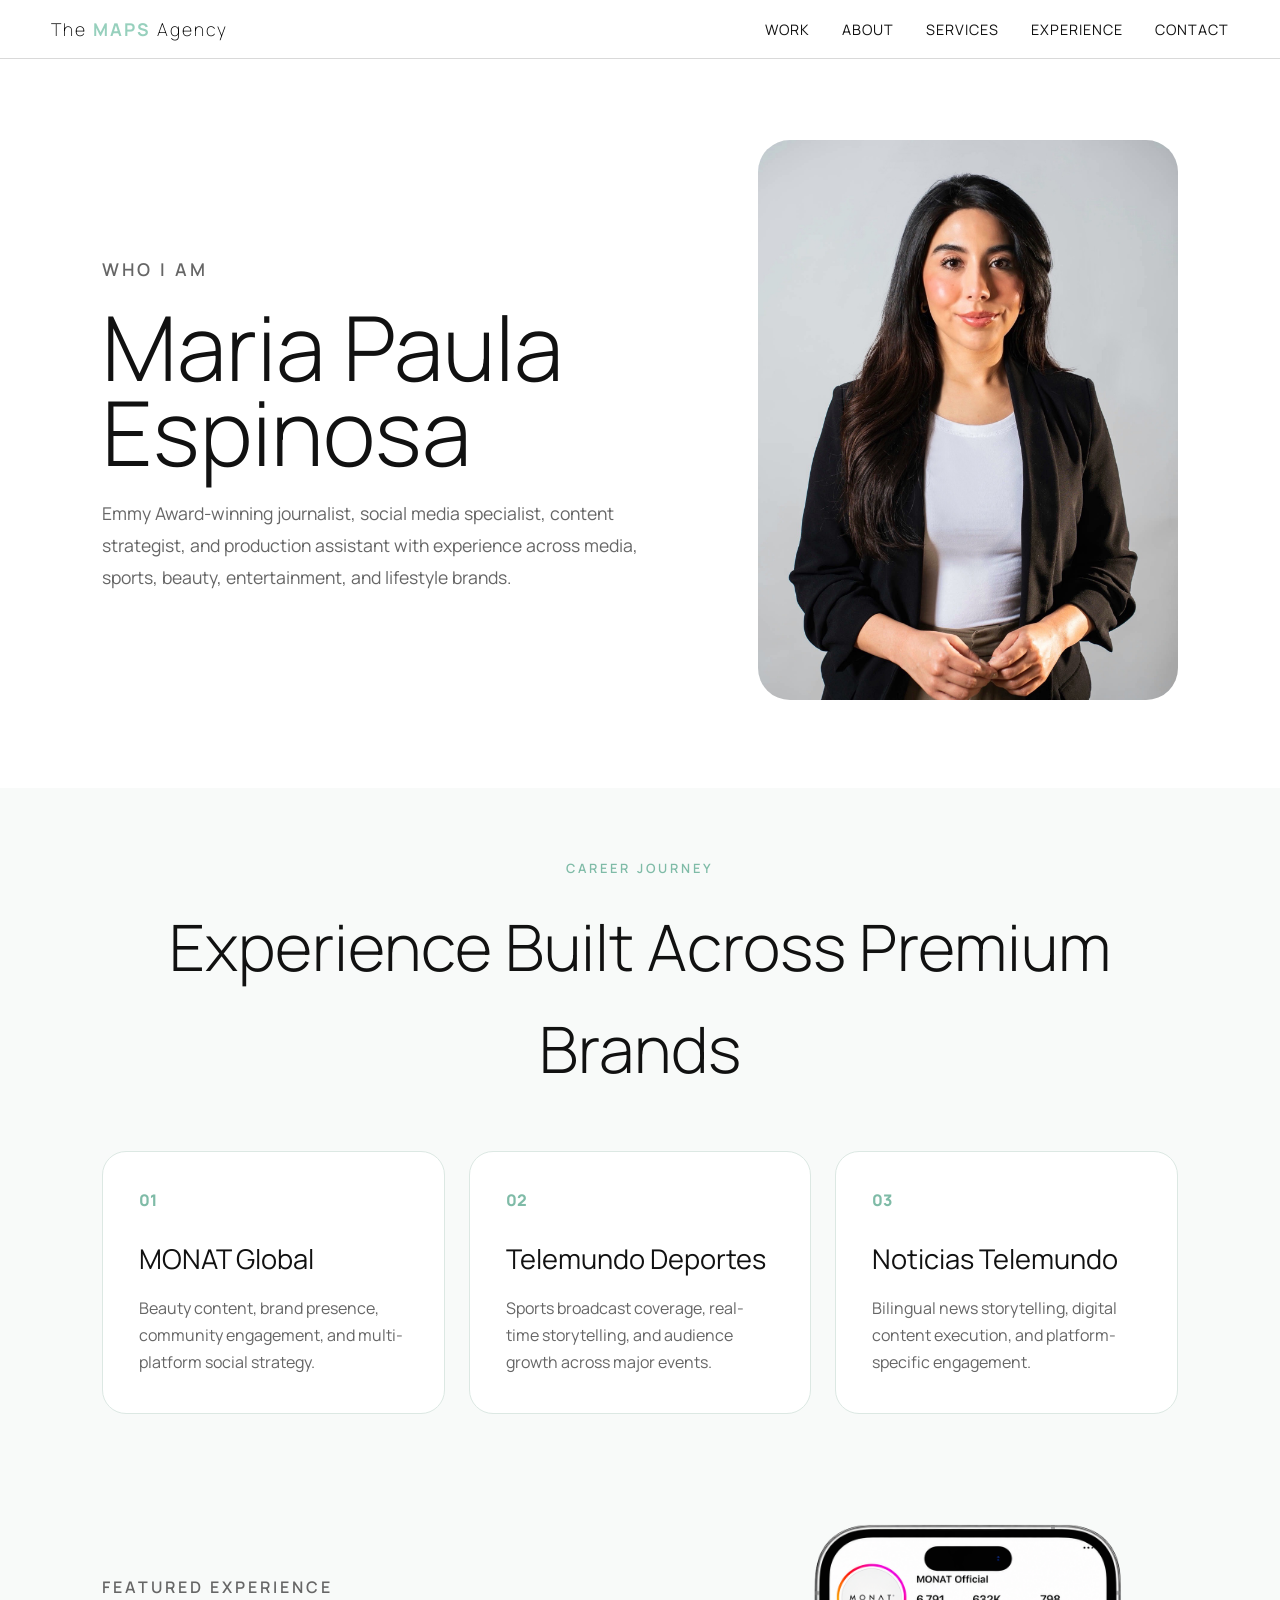
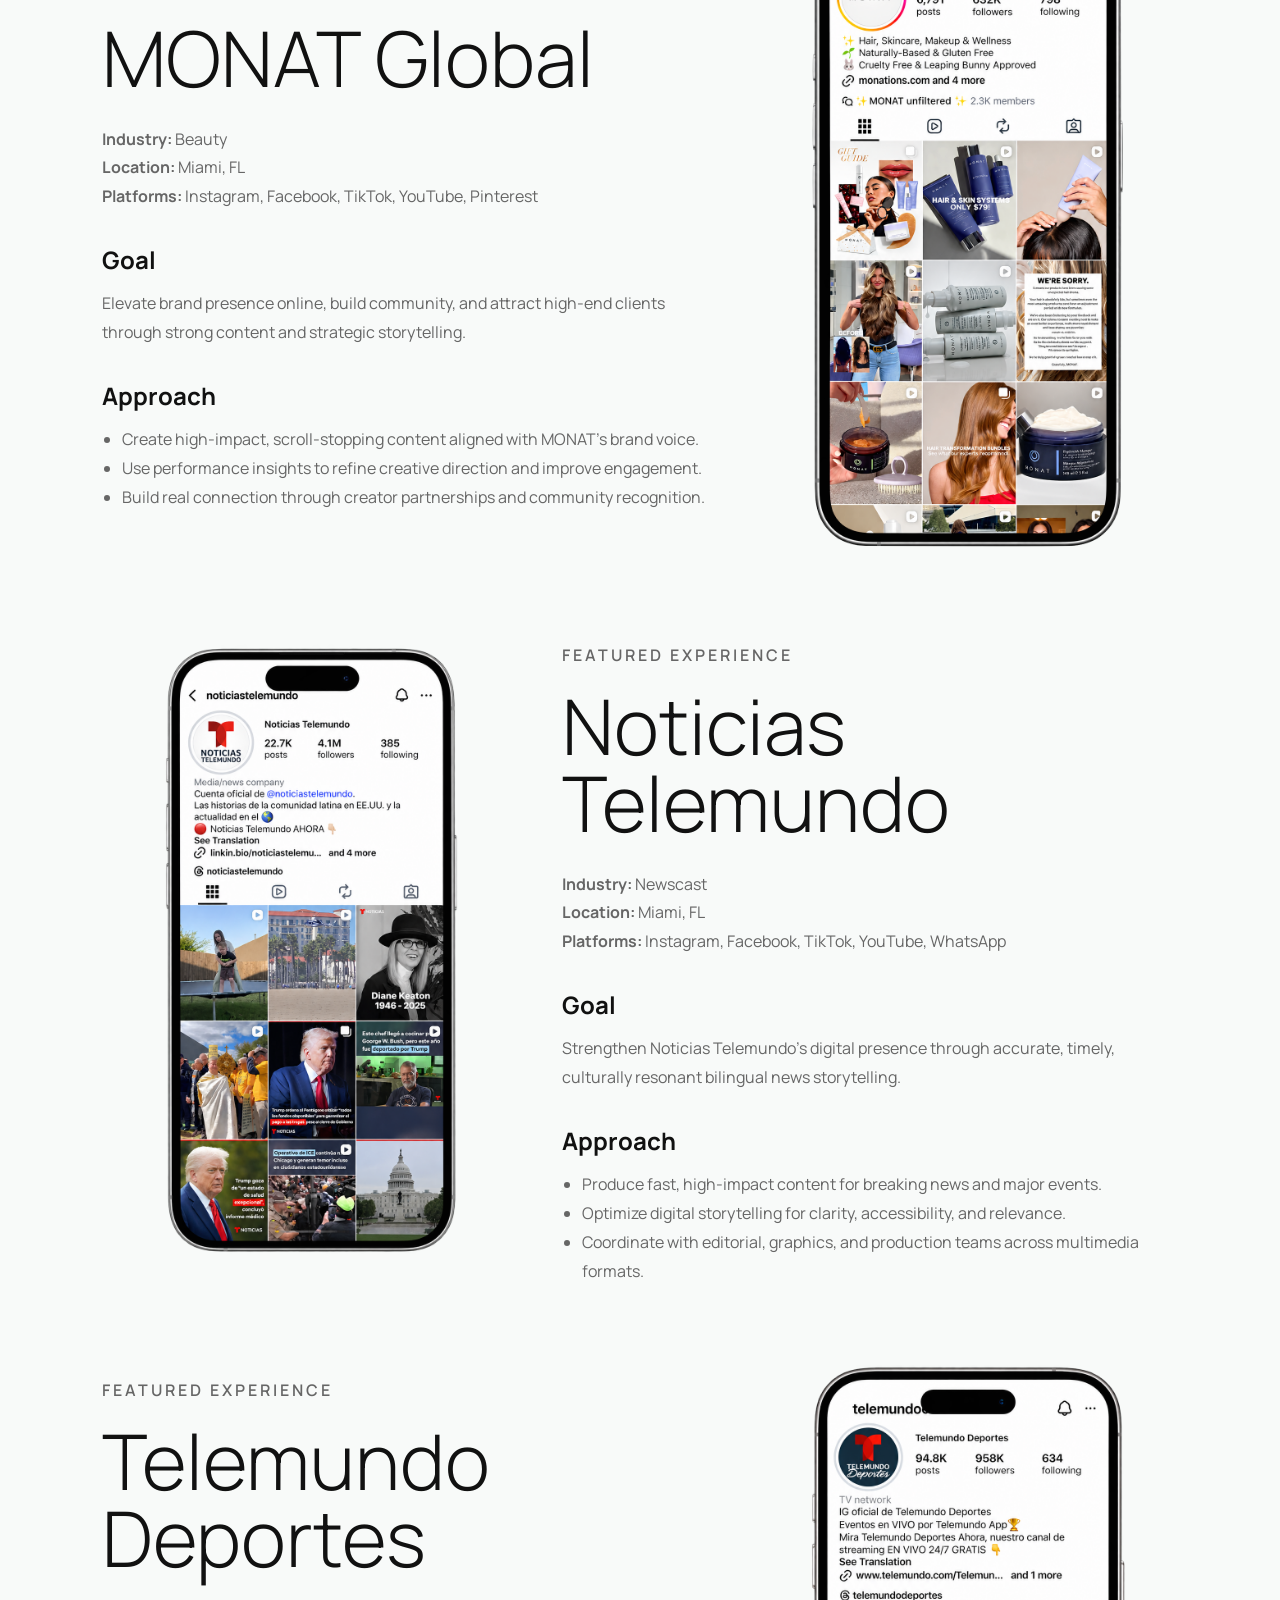
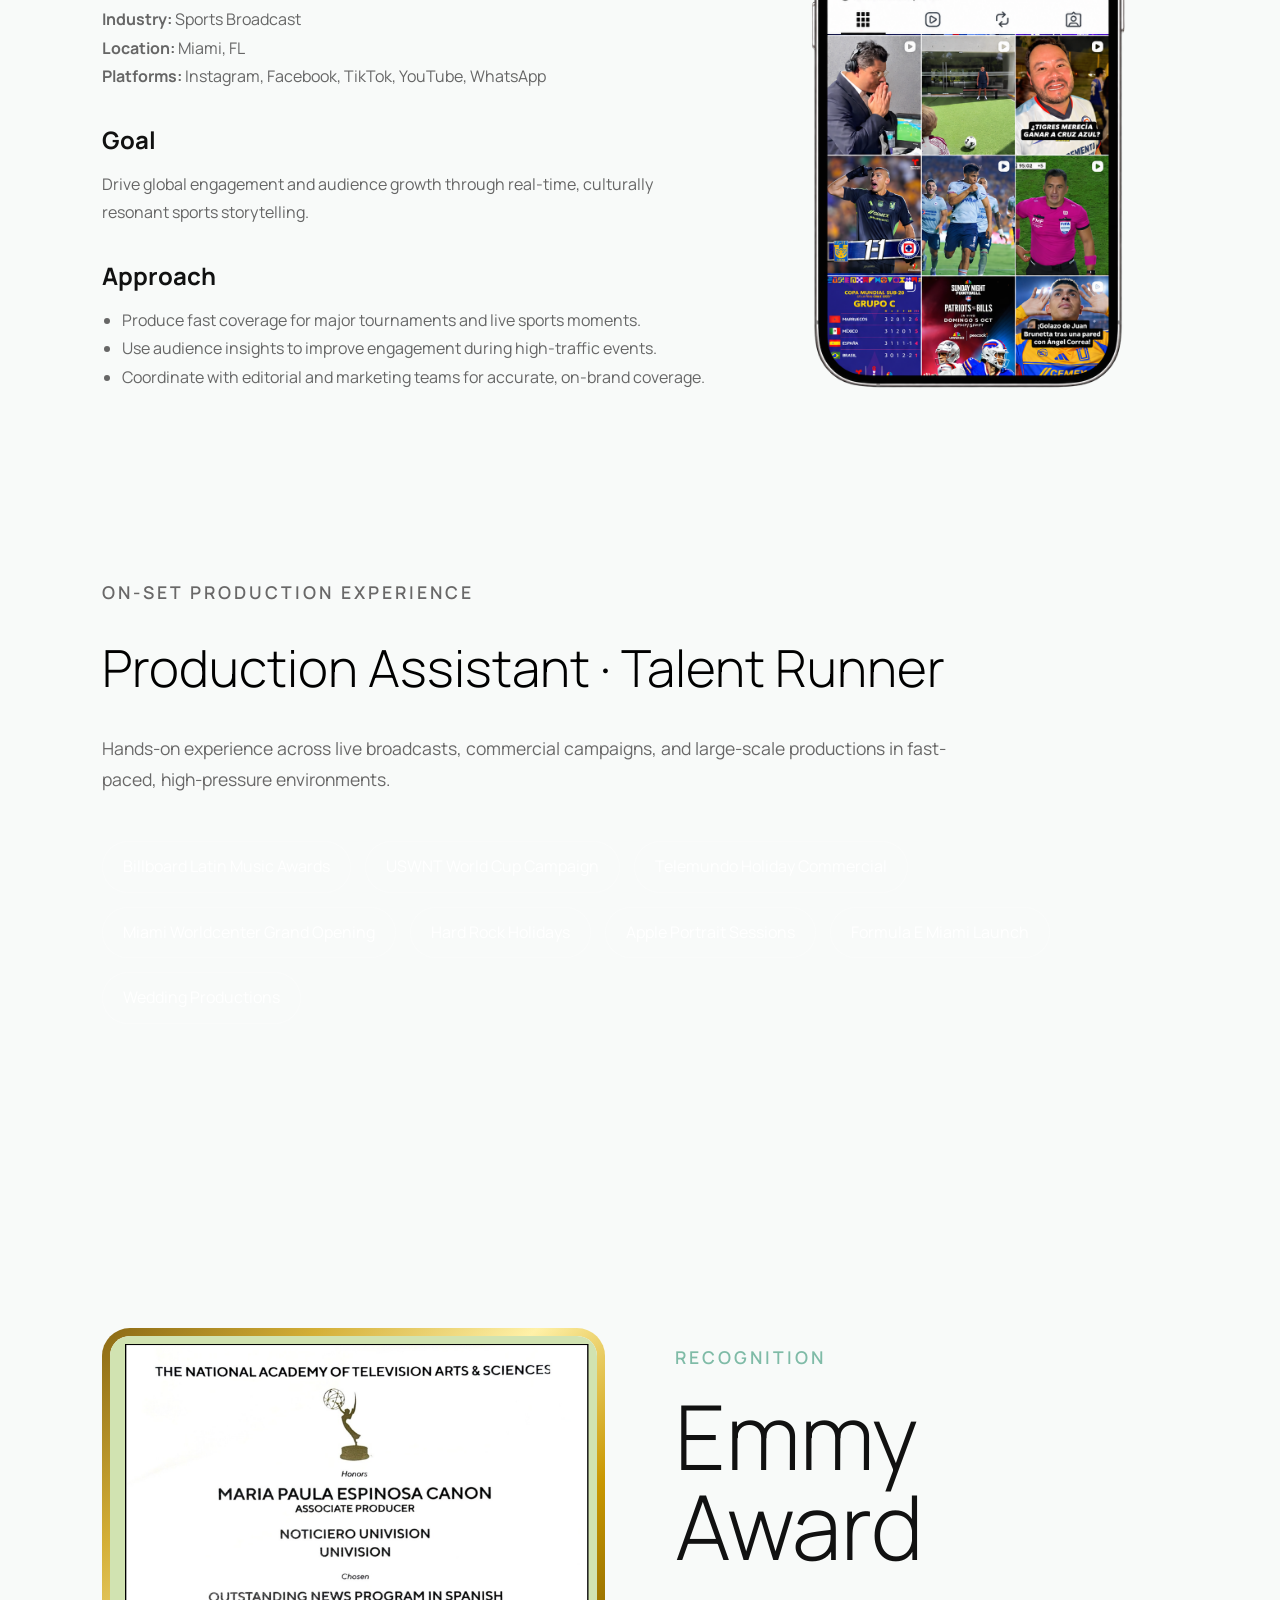
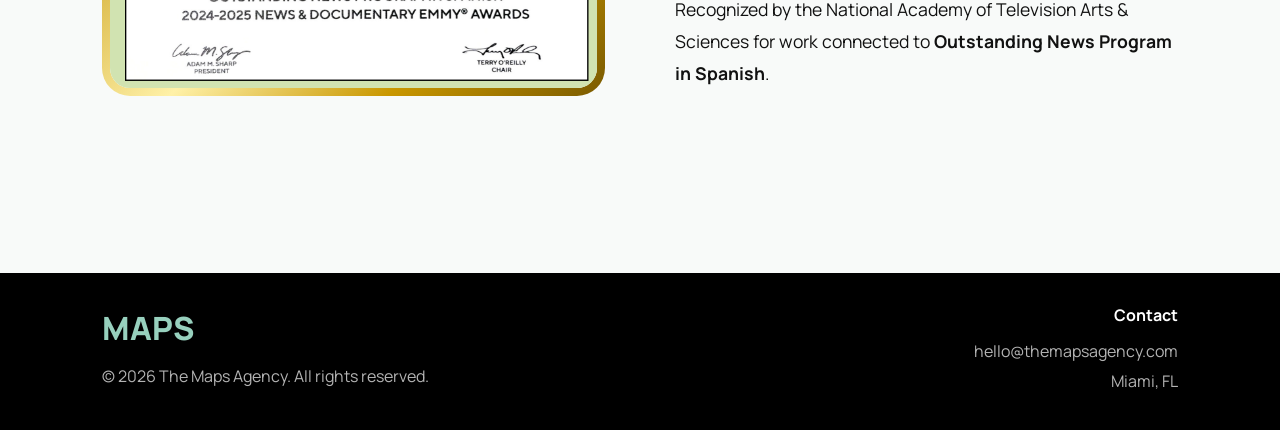
<file: experience.html>
<!DOCTYPE html>
<html lang="en">
<head>
  <link href="https://fonts.googleapis.com/css2?family=Manrope:wght@200;300;400;500;700;800&display=swap" rel="stylesheet">
  <meta charset="UTF-8" />
  <meta name="viewport" content="width=device-width, initial-scale=1.0" />
  <title>MAPS AGENCY</title>
  <link rel="stylesheet" href="style.css" />
</head>


<body> 
    <header class="navbar">
   <div class="logo">
    The <span>MAPS</span> Agency
    </div>

    <nav>
      <a href="index.html#work">Work</a>
      <a href="index.html#about">About</a>
      <a href="index.html#services">Services</a>
      <a href="experience.html">Experience</a>
      <a href="index.html#contact">Contact</a>
    </nav>
  </header> 
  <main>

  <section class="personal-hero">
    <div class="personal-copy">
      <p class="eyebrow">Who I Am</p>
      <h1>Maria Paula Espinosa</h1>
      <p>
        Emmy Award-winning journalist, social media specialist, content strategist,
        and production assistant with experience across media, sports, beauty,
        entertainment, and lifestyle brands.
      </p>
    </div>

    <div class="personal-image">
      <img src="images/mapi.jpeg" alt="Maria Paula Espinosa">
    </div>
  </section>

  <section class="journey-section">
    <p class="eyebrow">Career Journey</p>
    <h2>Experience Built Across Premium Brands</h2>

    <div class="journey-grid">
      <div class="journey-card">
        <span>01</span>
        <h3>MONAT Global</h3>
        <p>Beauty content, brand presence, community engagement, and multi-platform social strategy.</p>
      </div>

      <div class="journey-card">
        <span>02</span>
        <h3>Telemundo Deportes</h3>
        <p>Sports broadcast coverage, real-time storytelling, and audience growth across major events.</p>
      </div>

      <div class="journey-card">
        <span>03</span>
        <h3>Noticias Telemundo</h3>
        <p>Bilingual news storytelling, digital content execution, and platform-specific engagement.</p>
      </div>
    </div>
  </section>

  <section class="case-study">
    <div class="case-text">
      <p class="eyebrow">Featured Experience</p>
      <h2>MONAT Global</h2>
      <p><strong>Industry:</strong> Beauty</p>
      <p><strong>Location:</strong> Miami, FL</p>
      <p><strong>Platforms:</strong> Instagram, Facebook, TikTok, YouTube, Pinterest</p>

      <h3>Goal</h3>
      <p>
        Elevate brand presence online, build community, and attract high-end clients
        through strong content and strategic storytelling.
      </p>

      <h3>Approach</h3>
      <ul>
        <li>Create high-impact, scroll-stopping content aligned with MONAT’s brand voice.</li>
        <li>Use performance insights to refine creative direction and improve engagement.</li>
        <li>Build real connection through creator partnerships and community recognition.</li>
      </ul>
    </div>

    <div class="case-image">
      <img src="images/monat.png" alt="MONAT Global experience">
    </div>
  </section>

  <section class="case-study reverse">
    <div class="case-text">
      <p class="eyebrow">Featured Experience</p>
      <h2>Noticias Telemundo</h2>
      <p><strong>Industry:</strong> Newscast</p>
      <p><strong>Location:</strong> Miami, FL</p>
      <p><strong>Platforms:</strong> Instagram, Facebook, TikTok, YouTube, WhatsApp</p>

      <h3>Goal</h3>
      <p>
        Strengthen Noticias Telemundo’s digital presence through accurate, timely,
        culturally resonant bilingual news storytelling.
      </p>

      <h3>Approach</h3>
      <ul>
        <li>Produce fast, high-impact content for breaking news and major events.</li>
        <li>Optimize digital storytelling for clarity, accessibility, and relevance.</li>
        <li>Coordinate with editorial, graphics, and production teams across multimedia formats.</li>
      </ul>
    </div>

    <div class="case-image">
      <img src="images/noticias-telemundo.png" alt="Noticias Telemundo experience">
    </div>
  </section>

  <section class="case-study">
    <div class="case-text">
      <p class="eyebrow">Featured Experience</p>
      <h2>Telemundo Deportes</h2>
      <p><strong>Industry:</strong> Sports Broadcast</p>
      <p><strong>Location:</strong> Miami, FL</p>
      <p><strong>Platforms:</strong> Instagram, Facebook, TikTok, YouTube, WhatsApp</p>

      <h3>Goal</h3>
      <p>
        Drive global engagement and audience growth through real-time,
        culturally resonant sports storytelling.
      </p>

      <h3>Approach</h3>
      <ul>
        <li>Produce fast coverage for major tournaments and live sports moments.</li>
        <li>Use audience insights to improve engagement during high-traffic events.</li>
        <li>Coordinate with editorial and marketing teams for accurate, on-brand coverage.</li>
      </ul>
    </div>

    <div class="case-image">
      <img src="images/telemundo-deportes.png" alt="Telemundo Deportes experience">
    </div>
  </section>

  <section class="production-section">
    <p class="eyebrow">On-Set Production Experience</p>
    <h2>Production Assistant · Talent Runner</h2>
    <p>
      Hands-on experience across live broadcasts, commercial campaigns, and
      large-scale productions in fast-paced, high-pressure environments.
    </p>

    <div class="production-tags">
      <span>Billboard Latin Music Awards</span>
      <span>USWNT World Cup Campaign</span>
      <span>Telemundo Holiday Commercial</span>
      <span>Miami Worldcenter Grand Opening</span>
      <span>Hard Rock Holidays</span>
      <span>Apple Portrait Sessions</span>
      <span>Formula E Miami Launch</span>
      <span>Wedding Productions</span>
    </div>
  </section>

  <section class="award-section">
    <div class="award-image">
      <img src="images/emmy-award.png" alt="Emmy Award recognition">
    </div>

    <div class="award-copy">
      <p class="eyebrow">Recognition</p>
      <h2>Emmy Award</h2>
      <p>
        Recognized by the National Academy of Television Arts & Sciences for
        work connected to <strong>Outstanding News Program in Spanish</strong>.
      </p>
    </div>
  </section>

</main>

<footer class="footer">

  <div class="footer-left">
    <h3>MAPS</h3>
    <p>© 2026 The Maps Agency. All rights reserved.</p>
  </div>

  <div class="footer-right">
    <h4>Contact</h4>
    <p>hello@themapsagency.com</p>
    <p>Miami, FL</p>
  </div>

</footer>

</body>
</file>
<file: style.css>
:root {
  --primary: #97d0bd;
  --primary-dark: #7fbba7;
  --black: #000000;
  --text: #111111;
  --background: #ffffff;
  --light-bg: #f8faf9;
  --border: #dce8e3;
  --muted: #666666;
}

* {
  margin: 0;
  padding: 0;
  box-sizing: border-box;
}

html {
  scroll-behavior: smooth;
}

body {
  font-family: "Manrope", sans-serif;
  background: var(--background);
  color: var(--text);
  line-height: 1.6;
}

a {
  text-decoration: none;
  color: inherit;
}

/* =======================
   NAVBAR
======================= */

.navbar {
  width: 100%;
  padding: 15px 4%;
  display: flex;
  justify-content: space-between;
  align-items: center;
  background: rgba(255, 255, 255, 0.9);
  backdrop-filter: blur(10px);
  position: fixed;
  border-bottom: 1px solid rgba(0, 0, 0, 0.15);
  z-index: 1000;
}



.logo {
  font-size: 1.1rem;
  font-weight: 50;
  letter-spacing: 2px;
  color: var(--black);
}

.logo span {
  color: var(--primary);
  font-weight: 700;
}

.maps{
  color: var(--primary);
}
.navbar nav {
  display: flex;
  gap: 32px;
}

.navbar nav a {
  font-size: 0.9rem;
  text-transform: uppercase;
  letter-spacing: 1px;
  transition: 0.3s ease;
}

.navbar nav a:hover {
  color: var(--primary-dark);
}

/* =======================
   HERO
======================= */

.hero {
  min-height: 100vh;
  padding: 60px 8%;
  display: flex;
  flex-direction: column;
  justify-content: center;
  align-items: center;
  max-width: 1400px;
  margin: 0 auto;
  text-align: center;
}

.eyebrow {
  text-transform: uppercase;
  letter-spacing: 3px;
  font-size: 0.8rem;
  margin-bottom: 18px;
  color: var(--primary-dark);
  font-weight: 600;
}

.hero h1 {
  max-width: 950px;
  font-size: clamp(3rem, 8vw, 7rem);
  line-height: 0.95;
  font-weight: 500;
  margin-bottom: 28px;
}

.hero-text {
  max-width: 620px;
  font-size: 1.1rem;
  color: var(--muted);
  margin-bottom: 36px;
}

.hero-buttons {
  display: flex;
  gap: 16px;
  flex-wrap: wrap;
  justify-content: center;
}


.hero-trusted {
  margin-top: 42px;
  width: min(900px, 92vw);
}

.hero-trusted-label {
  margin: 0 0 18px;

  text-align: center;

  font-size: 12px;
  font-weight: 500;
  letter-spacing: 2.2px;

  text-transform: uppercase;

  color: rgba(0, 0, 0, 0.55);
}


/* slider window */
.hero .production-logo-slider {
  width: 100%;
  overflow: hidden;

  position: relative;

  padding: 12px 0;
}


/* subtle fade on edges */
.hero .production-logo-slider::before,
.hero .production-logo-slider::after {
  content: "";

  position: absolute;
  top: 0;
  bottom: 0;

  width: 90px;

  z-index: 2;
  pointer-events: none;
}

.hero .production-logo-slider::before {
  left: 0;

  background: linear-gradient(
    to right,
    #f8f8f8,
    rgba(248, 248, 248, 0)
  );
}

.hero .production-logo-slider::after {
  right: 0;

  background: linear-gradient(
    to left,
    #f8f8f8,
    rgba(248, 248, 248, 0)
  );
}


/* moving row */
.hero .production-logo-track {
  display: flex;
  align-items: center;

  width: max-content;

  animation: heroLogoScroll 24s linear infinite;
}


/* each logo slot */
.hero .production-logo {
  width: 145px;
  height: 55px;

  margin: 0 22px;

  display: flex;
  align-items: center;
  justify-content: center;

  flex-shrink: 0;
}


/* logo treatment */
.hero .production-logo img {
  display: block;

  max-width: 100%;
  max-height: 38px;

  object-fit: contain;

  filter: grayscale(1);
  opacity: 0.62;

  transition:
    opacity 0.25s ease,
    filter 0.25s ease,
    transform 0.3s ease;
}


/* slightly larger logo variants */
.hero .production-logo img.logo-large {
  max-height: 44px;
}

.hero .production-logo img.logo-extra-large {
  max-height: 50px;
}

.hero .production-logo img.logo-medium-large {
  max-height: 40px;
}



/* hover */
.hero .production-logo:hover img {
  opacity: 1;
  filter: grayscale(0);
}


@keyframes heroLogoScroll {

  from {
    transform: translateX(0);
  }

  to {
    transform: translateX(-50%);
  }

}

/* =======================
   BUTTONS
======================= */

.btn {
  display: inline-block;
  padding: 14px 28px;
  border-radius: 999px;
  font-size: 0.9rem;
  text-transform: uppercase;
  letter-spacing: 1px;
  transition: all 0.3s ease;
  cursor: pointer;
}

.btn.primary {
  background: var(--primary);
  color: var(--black);
  border: none;
}

.btn.primary:hover {
  background: var(--primary-dark);
  transform: translateY(-3px);
}

.btn.secondary {
  border: 1px solid var(--black);
  background: transparent;
  color: var(--black);
}

.btn.secondary:hover {
  background: var(--black);
  color: white;
  transform: translateY(-3px);
}

/* =======================
   INTRO
======================= */

.intro {
  padding: 5px 8%;
  text-align: center;
  background: white;
  color: black;
}

.intro h2 {
  margin-top: 50px;
  font-size: clamp(2rem, 5vw, 4.5rem);
  font-weight: 400;
}

.intro p {
  max-width: 700px;
  margin: 0 auto;
  color: black;
  font-size: 1.1rem;
}


/* ===============================
   SERVICES
================================ */

.services {
    padding: 90px 8%;
    background-color: #f8f8f8;
}

.services-heading {
    margin-bottom: 60px;
}

.services-heading .eyebrow {
    font-size: 0.8rem;
    letter-spacing: 0.2em;
    text-transform: uppercase;
    margin-bottom: 12px;
}

.services-heading h2 {
    margin: 0;
    font-size: clamp(3.5rem, 4vw, 4rem);
    font-weight: 500;
    line-height: 0.95;
    color: #000;
}


/* ACCORDION */

.services-accordion {
    width: 100%;
    max-width: 1100px;
}

.service-item {
    border-top: 1px solid rgba(0, 0, 0, 0.2);
}


.service-item:last-child {
    border-bottom: 1px solid rgba(0, 0, 0, 0.2);
}

.service-toggle {
    color: #222 !important;
    background: transparent;
    border: none;
    -webkit-appearance: none;
    appearance: none;
    -webkit-tap-highlight-color: transparent;

    width: 100%;
    padding: 28px 0;

    display: flex;
    align-items: center;
    justify-content: space-between;

    background: none;
    border: none;

    font-size: clamp(1.5rem, 3vw, 1.5rem);
    font-weight: 200;

    text-align: left;
    cursor: pointer;

    transition: opacity 0.3s ease;
}


.service-toggle:hover {
    opacity: 0.6;
}



/* PLUS ICON */

.service-icon {
    font-size: 2rem;
    font-weight: 300;
    transition: transform 0.35s ease;
}

.service-item.active .service-icon {
    transform: rotate(45deg);
}


/* DESCRIPTION */

.service-description {
    max-height: 0;
    opacity: 0;
    overflow: hidden;

    transition:
        max-height 0.5s cubic-bezier(.22, 1, .36, 1),
        opacity 0.2s ease;
}

.service-description-inner {

    max-width: 760px;

    transform: translateY(-8px);

    transition:
        transform 0.4s cubic-bezier(.22, 1, .36, 1);
}

.service-item.active .service-description {
    max-height: 350px;
    opacity: 1;
}

.service-item.active .service-description-inner {
    transform: translateY(0);
}

.service-description p {
    margin: 0;
    padding-top: 6px;

    font-size: 1.05rem;
    line-height: 1.75;

    color: #555;
    font-weight: 400;
}

.service-tag {
    display: inline-block;

    margin-top: 18px;
    margin-bottom: 30px;

    font-size: 0.72rem;
    font-weight: 600;
    letter-spacing: 0.12em;
    text-transform: uppercase;

    color: #97d0bd;
}

/* =========================================
   FEATURED WORK HEADING
========================================= */

/* =========================================
   THE CANVAS
========================================= */

.work {
    width: 100%;
    min-height: 100vh;
    background: #f8f8f8;
    padding: 60px 20px 90px;
    box-sizing: border-box;
}


/* HEADING */

.canvas-heading {
    text-align: center;
    margin-bottom: 30px;
}

.canvas-heading h2 {
    margin: 0;
    font-size: clamp(3.5rem, 4vw, 4rem);
    font-weight: 500;
    line-height: 0.95;
    color: #000;
}


/* SLIDER */

.canvas-slider {
    width: 100%;
    max-width: 1200px;
    margin: 0 auto;
    text-align: center;
}


/* CATEGORY */

.canvas-category {
    margin: 0 0 26px;
    font-size: 18px;
    font-weight: 400;
    letter-spacing: 2px;
    text-transform: uppercase;
    color: #4a4a4a;
}


/* MAIN VIDEO AREA */

.canvas-main{
    position: relative;
    display: flex;
    justify-content: center;
    align-items: center;
    width: 100%;
}

/* Project change animation */
.canvas-video-card,
.canvas-info {
  transition:
    transform 0.35s ease,
    opacity 0.35s ease;
}
/* Current project exits */
.slide-out-left {
  transform: translateX(-45px);
  opacity: 0;
}

.slide-out-right {
  transform: translateX(45px);
  opacity: 0;
}

/* New project starts slightly offscreen */
.slide-in-right {
  transform: translateX(45px);
  opacity: 0;
}

.slide-in-left {
  transform: translateX(-45px);
  opacity: 0;
}
/* VIDEO CARD */

.canvas-video-card {
    position: relative;

    width: 330px;
    height: 565px;

    border-radius: 30px;
    overflow: hidden;

    background: #000;

    box-shadow:
        0 14px 28px rgba(0, 0, 0, 0.10),
        0 2px 6px rgba(0, 0, 0, 0.08);
}

.canvas-video-card mux-player {
    display: block;
    width: 100%;
    height: 100%;
    --media-object-fit: cover;
    --media-object-position: center;
}

/* MUTE */

.canvas-mute {
    position: absolute;

    right: 17px;
    bottom: 18px;

    width: 46px;
    height: 46px;

    border: none;
    border-radius: 50%;

    background: rgba(20, 20, 20, 0.75);
    color: white;

    font-size: 17px;

    cursor: pointer;

    display: flex;
    align-items: center;
    justify-content: center;

    backdrop-filter: blur(4px);
    -webkit-backdrop-filter: blur(4px);

    z-index: 5;
}


/* LEFT / RIGHT ARROWS */

.canvas-arrow {
    position: absolute;
    top: 50%;

    transform: translateY(-50%);

    border: none;
    background: transparent;

    color: #050505;

    font-family: Arial, sans-serif;
    font-size: 58px;
    font-weight: 200;
    line-height: 1;

    padding: 20px;

    cursor: pointer;

    transition:
        transform 0.2s ease,
        opacity 0.2s ease;
}

.canvas-arrow:hover {
    opacity: 0.55;
}

.canvas-prev {
    left: 27%;
}

.canvas-next {
    right: 27%;
}


/* PROJECT INFO */

.canvas-info {
    width: 100%;
    max-width: 620px;

    margin: 32px auto 0;

    display: flex;
    flex-direction: column;
    align-items: center;
}

.canvas-info h3 {
    margin: 0 0 15px;

    color: #050505;

    font-size: 17px;
    font-weight: 500;
    line-height: 1.2;
}

.canvas-info p {
    max-width: 520px;

    margin: 0;

    font-size: 14px;
    font-weight: 300;
    line-height: 1.55;

    color: #505050;
}

mux-player#projectVideo {
    width: 100%;
    height: 100%;
    display: block;
}



/* CTA */

.canvas-button {
    display: inline-flex;
    align-items: center;
    justify-content: center;

    min-width: 175px;
    height: 46px;

    margin-top: 27px;
    padding: 0 25px;

    border: 1.5px solid #111;
    border-radius: 22px;

    color: #111;
    background: transparent;

    text-decoration: none;

    font-size: 16px;
    font-weight: 400;

    transition:
        background 0.25s ease,
        color 0.25s ease;
}

.canvas-button:hover {
    background: #111;
    color: #fff;
}


/* PAGINATION */

.canvas-pagination {
    margin-top: 45px;

    display: flex;
    justify-content: center;
    align-items: center;

    gap: 10px;
}

.canvas-dot {
    width: 10px;
    height: 10px;

    border-radius: 50%;

    border: 1.5px solid #111;
    background: transparent;

    transition:
        background 0.25s ease,
        transform 0.25s ease;
}

.canvas-dot.active {
    background: #111;
    transform: scale(1.1);
}
/* =========================================
   PROJECT SLIDER
========================================= */

.project-slider {
  position: relative;

  width: 100%;
  max-width: 1250px;

  margin: 0 auto;

  display: grid;
  grid-template-columns: 65px 1fr 65px;

  align-items: center;
  gap: 35px;
}


/* =========================================
   PROJECT LAYOUT
========================================= */

.project-display {
  width: 100%;

  display: grid;

  grid-template-columns:
    minmax(180px, 250px)
    330px
    minmax(180px, 260px);

  justify-content: center;
  align-items: center;

  gap: 55px;

  text-align: left;

  transition:
    transform 0.45s ease,
    opacity 0.45s ease;
}


/* =========================================
   LEFT SIDE - PROJECT INFO
========================================= */
.project-meta {
  align-self: center;
}

.project-number {
  margin: 0;

  color: var(--primary);

  font-size: 0.9rem;
  font-weight: 600;

  letter-spacing: 0.18em;
}

.project-meta-line {
  width: 45px;
  height: 2px;

  margin: 20px 0 28px;

  background: var(--black);
}

.project-meta h3 {
  margin: 0;

  font-size: clamp(2.4rem, 4vw, 4.2rem);
  font-weight: 300;

  line-height: 0.95;
  letter-spacing: -0.04em;
}

.project-category {
  display: block;

  margin-top: 25px;

  color: var(--muted);

  font-size: 0.72rem;
  font-weight: 500;

  text-transform: uppercase;
  letter-spacing: 0.16em;
}


/* =========================================
   VIDEO
========================================= */

.project-video-card {
  width: 330px;

  aspect-ratio: 9 / 16;

  position: relative;

  background: var(--black);

  border-radius: 28px;
  overflow: hidden;

  box-shadow:
    0 25px 70px rgba(0, 0, 0, 0.15);
}

.project-video-card mux-player {
  display: block;

  width: 100%;
  height: 100%;

  --media-object-fit: cover;
  --media-object-position: center;
}


/* =========================================
   DESCRIPTION - RIGHT SIDE
========================================= */

.project-description-wrap {
  align-self: center;

  max-width: 260px;
}

.project-description-label {
  display: block;

  margin-bottom: 17px;

  color: var(--primary);

  font-size: 0.72rem;
  font-weight: 600;

  text-transform: uppercase;
  letter-spacing: 0.18em;
}

.project-description-wrap p {
  margin: 0;

  color: var(--muted);

  font-size: 1rem;
  line-height: 1.75;
}


/* =========================================
   ARROWS
========================================= */

.project-arrow {
  width: 54px;
  height: 54px;

  display: flex;
  align-items: center;
  justify-content: center;

  padding: 0;

  border-radius: 50%;
  border: 1px solid rgba(0, 0, 0, 0.18);

  background: transparent;
  color: var(--black);

  font-size: 1.4rem;

  cursor: pointer;

  transition:
    transform 0.25s ease,
    background 0.25s ease,
    color 0.25s ease;
}

.project-arrow:hover {
  background: var(--black);
  color: white;

  transform: scale(1.08);
}

.project-arrow.up {
  justify-self: end;
}

.project-arrow.down {
  justify-self: start;
}


/* =========================================
   VIDEO CONTROLS
========================================= */

.video-controls {
  position: absolute;

  right: 15px;
  bottom: 15px;

  display: flex;
  gap: 8px;
}

.video-controls {
    position: absolute;
    bottom: 14px;
    right: 14px;

    display: flex;
    gap: 8px;
}

.video-btn {
    width: 36px;
    height: 36px;

    border: none;
    border-radius: 50%;

    background: rgba(0, 0, 0, 0.65);
    color: white;

    display: flex;
    align-items: center;
    justify-content: center;

    cursor: pointer;

    font-size: 14px;

    backdrop-filter: blur(4px);
}


/* =========================================
   ANIMATIONS
========================================= */

.project-display.swipe-up {
  transform: translateX(-35px);
  opacity: 0;
}

.project-display.swipe-down {
  transform: translateX(35px);
  opacity: 0;
}

.project-display.enter-up {
  animation: enterFromRight 0.45s ease forwards;
}

.project-display.enter-down {
  animation: enterFromLeft 0.45s ease forwards;
}

@keyframes enterFromRight {

  from {
    transform: translateX(35px);
    opacity: 0;
  }

  to {
    transform: translateX(0);
    opacity: 1;
  }

}

@keyframes enterFromLeft {

  from {
    transform: translateX(-35px);
    opacity: 0;
  }

  to {
    transform: translateX(0);
    opacity: 1;
  }

}

@media (max-width: 800px) {
  .services-accordion {
    flex-direction: column;
    height: auto;
  }

  .service-panel,
  .service-panel.active,
  .service-panel.inactive {
    flex: none;
    min-height: 130px;
  }

  .service-panel.active {
    min-height: 420px;
  }

  .service-panel.inactive .service-title {
    writing-mode: initial;
    transform: none;
    font-size: 1.2rem;
  }

  .service-content {
    padding: 32px;
  }
}

.about-us {
    padding: 50px 8%;
}

.about-us h2 {
    text-align: center;
    margin-bottom: 60px;
    font-size: clamp(2rem, 5vw, 4rem);
    font-weight: 300;
}

.about-container {
    display: grid;
    grid-template-columns: 450px 1fr;
    gap: 60px;
    align-items: center;
    max-width: 1200px;
    margin: 0 auto;
}

.about-image img {
    width: 100%;
    height: 600px;
    object-fit: cover;
    border-radius: 24px;
}

.about-content p {
    color: var(--muted);
    font-size: 1.05rem;
    line-height: 1.8;
    margin-bottom: 20px;
}

.extra-text {
    max-height: 0;
    overflow: hidden;
    transition: max-height 0.6s ease;
}

.extra-text.show {
    max-height: 500px;
}

.read-more-btn {
    margin-top: 10px;
    background: transparent;
    border: none;
    color: var(--primary-dark);
    font-family: inherit;
    font-size: 1rem;
    font-weight: 600;
    cursor: pointer;
}

.read-more-btn:hover {
    opacity: 0.8;
}


/* =======================
   CTA
======================= */
#contact {
    scroll-margin-top: 90px;
}

.contact-section {
    padding: 10px 3%;
    background: white;
    text-align: center;
}

.contact-section h2 {
    font-size: clamp(1.8rem, 4vw, 3.5rem);
    font-weight: 300;
    margin-top: 18px;
    margin-bottom: 15px;
}

.contact-subtitle {
    color: var(--muted);
    max-width: 600px;
    margin: 0 auto 35px;
}

.contact-form {
    max-width: 650px;
    margin: 0 auto;
    text-align: left;
}

.name-row {
    display: grid;
    grid-template-columns: 1fr 1fr;
    gap: 20px;
}

.input-group {
    margin-bottom: 16px;
}

.input-group label {
    display: block;
    margin-bottom: 10px;
    font-size: 0.9rem;
    font-weight: 600;
}

.input-group input,
.input-group textarea {
    width: 100%;
    border: 1px solid var(--border);
    background: white;
    padding: 10px;
    font-size: 1rem;
    font-family: inherit;
    border-radius: 16px;
    transition: all 0.3s ease;
}

.input-group textarea {
    resize: vertical;
    min-height: 100px;
}

.input-group input:focus,
.input-group textarea:focus {
    outline: none;
    border-color: var(--primary);
    box-shadow: 0 0 0 4px rgba(151, 208, 189, 0.2);
}

.submit-btn {
    width: 100%;
    padding: 18px;
    border: none;
    border-radius: 999px;
    background: var(--primary);
    color: var(--black);
    font-family: inherit;
    font-size: 1rem;
    font-weight: 700;
    cursor: pointer;
    transition: 0.3s ease;
}

.submit-btn:hover {
    background: var(--primary-dark);
    transform: translateY(-3px);
}

.response-time {
    margin-top: 18px;
    margin-bottom: 18px;
    text-align: center;
    color: var(--muted);
    font-size: 0.9rem;
}

/* ===============================
   EXPERIENCE SLIDER
================================ */

#experience {
    scroll-margin-top: 50px;
}

.experience-slider-section {
    position: relative;
    width: 100%;
    overflow: hidden;
}

.experience-slider {
    position: relative;
    width: 100%;
}

.experience-slides {
    position: relative;
    width: 100%;
}

/* Hide all slides */
.experience-slide {
    display: none;
    width: 100%;
    animation: experienceFade 0.45s ease;
}

/* Only show active slide */
.experience-slide.active {
    display: block;
}


/* ===============================
   ARROWS
================================ */

.experience-arrow {
    position: absolute;
    top: 50%;
    transform: translateY(-50%);

    z-index: 20;

    width: 52px;
    height: 52px;

    border-radius: 50%;
    border: 1px solid rgba(0, 0, 0, 0.15);

    background: rgba(255, 255, 255, 0.9);

    font-size: 25px;
    cursor: pointer;

    display: flex;
    align-items: center;
    justify-content: center;

    transition:
        transform 0.25s ease,
        background 0.25s ease,
        box-shadow 0.25s ease;
}

.experience-arrow:hover {
    background: white;

    box-shadow:
        0 10px 30px rgba(0, 0, 0, 0.12);

    transform:
        translateY(-50%)
        scale(1.08);
}

.experience-prev {
    left: 25px;
}

.experience-next {
    right: 25px;
}


/* ===============================
   DOTS
================================ */

.experience-dots {
    display: flex;
    align-items: center;
    justify-content: center;

    gap: 9px;

    margin-top: 25px;
    margin-bottom: 40px;
}

.experience-dot {
    width: 9px;
    height: 9px;

    padding: 0;

    border: none;
    border-radius: 50%;

    background: #ccc;

    cursor: pointer;

    transition:
        width 0.3s ease,
        background 0.3s ease;
}

.experience-dot.active {
    width: 28px;
    border-radius: 10px;
    background: #111;
}


/* ===============================
   TRANSITION
================================ */

@keyframes experienceFade {

    from {
        opacity: 0;
        transform: translateX(15px);
    }

    to {
        opacity: 1;
        transform: translateX(0);
    }

}


/* ===============================
   MOBILE
================================ */

@media (max-width: 768px) {

    .experience-arrow {
        width: 42px;
        height: 42px;

        font-size: 20px;
    }

    .experience-prev {
        left: 10px;
    }

    .experience-next {
        right: 10px;
    }
}


.form-message {
    margin-top: 18px;

    text-align: center;

    font-size: 0.95rem;

    line-height: 1.6;

    min-height: 24px;
}

.form-message.success {
    color: #4f8f7b;
}

.form-message.error {
    color: #b94a48;
}

.submit-btn:disabled {
    opacity: 0.7;
    cursor: not-allowed;
}

#contact {
    scroll-margin-top: 30px;
}


/* =======================
   FOOTER
======================= */

.footer {
  background: var(--black);
  color: white;

  padding: 30px 8%;

  display: grid;
  grid-template-columns: 1fr 1fr;
  align-items: start;
}

.footer-left {
  justify-self: start;
}

.footer-right {
  justify-self: end;
  text-align: right;
}

.footer-left h3 {
  font-size: 2rem;
  font-weight: 800;
  color: var(--primary);
  margin-bottom: 10px;
}

.footer-left p {
  color: rgba(255,255,255,.7);
}

.footer-right h4 {
  margin-bottom: 10px;
  font-size: 1rem;
  font-weight: 700;
}

.footer-right p {
  color: rgba(255,255,255,.7);
  margin-top: 5px;
  margin-bottom: 5px;
}

.footer-email {
    display: flex;
    align-items: center;
    gap: 10px;
}

.email-icon {
    font-size: 1.8rem;
    line-height: 1;
    margin-bottom: 5px;
}

.footer-email a {
    color: inherit;
    text-decoration: none;
}

.footer-instagram {
    display: inline-flex;
    align-items: center;
    gap: 10px;
    color: #B3B3B3;
    text-decoration: none;
}


.footer-instagram svg {
    width: 20px;
    height: 20px;

    fill: none;
    stroke:#B3B3B3;
    stroke-width: 1.8;
    stroke-linecap: round;
    stroke-linejoin: round;

    flex-shrink: 0;
}

.mute-btn {
    position: absolute;
    bottom: 20px;
    right: 20px;

    width: 50px;
    height: 50px;

    border: none;
    border-radius: 50%;

    background: rgba(0,0,0,.7);
    color: white;

    cursor: pointer;
    font-size: 1.2rem;
}


/* =======================
   RESPONSIVE
======================= */

@media (max-width: 1100px) {
  .service-grid {
    grid-template-columns: repeat(2, 1fr);
  }

  .work-grid {
    grid-template-columns: repeat(2, 1fr);
  }
}

@media (max-width: 900px) {
  .navbar {
    flex-direction: column;
    gap: 20px;
  }

  .hero {
    min-height: auto;
    padding: 80px 8%;
  }

  .footer {
    flex-direction: column;
    gap: 20px;
    text-align: center;
  }
}

.stats {
  display: flex;
  justify-content: center;
  align-items: center;
}

.stat {
  text-align: center;
}

.stat h3 {
  font-size: 7rem;
  color: black;
  font-weight: 700;
}

.stat span {
  display: block;
  margin-top: 10px;
  color:black;
  font-size: 0.95rem;
}

.preloader {
  position: fixed;
  inset: 0;
  width: 100%;
  height: 100vh;
  background: #ffffff;
  color: var(--black);
  z-index: 99999;

  display: flex;
  flex-direction: column;
  justify-content: center;
  align-items: center;

  opacity: 1;
  visibility: visible;
  pointer-events: all;

  transition: opacity 0.6s ease, visibility 0.6s ease;
}

.preloader.hide {
  opacity: 0;
  visibility: hidden;
  pointer-events: none;
}

.loader-circle {
  width: 170px;
  height: 170px;
  border-radius: 50%;
  border: 3px solid rgba(0, 0, 0, 0.12);
  border-top-color: var(--primary);

  display: flex;
  justify-content: center;
  align-items: center;

  animation: spin 1s linear infinite;
}

.loader-circle span {
  font-size: 2rem;
  font-weight: 600;
  color: var(--black);
  animation: spinReverse 1s linear infinite;
}

.preloader p {
  margin-top: 24px;
  font-size: 0.9rem;
  letter-spacing: 3px;
  text-transform: uppercase;
  color: var(--black);
}

@keyframes spin {
  to {
    transform: rotate(360deg);
  }
}

@keyframes spinReverse {
  to {
    transform: rotate(-360deg);
  }
}

@media (max-width: 700px) {
  .service-grid,
  .work-grid {
    grid-template-columns: 1fr;
  }

  .image-placeholder {
    height: 300px;
  }

  .hero h1 {
    font-size: 3rem;
  }

  .hero-buttons {
    width: 100%;
    flex-direction: column;
  }

  .btn {
    width: 100%;
    text-align: center;
  }

  .navbar nav {
    flex-wrap: wrap;
    justify-content: center;
    gap: 16px;
  }
}


.personal-hero {
  min-height: 85vh;
  padding: 140px 8% 80px;
  display: grid;
  grid-template-columns: 1fr 420px;
  gap: 70px;
  align-items: center;
}

.personal-copy h1 {
  font-size: clamp(3rem, 7vw, 6rem);
  line-height: 0.95;
  font-weight: 300;
  margin-bottom: 24px;
}

.personal-copy p {
  max-width: 680px;
  color: var(--muted);
  font-size: 1.1rem;
  line-height: 1.8;
}

.personal-image img {
  width: 100%;
  height: 560px;
  object-fit: cover;
  border-radius: 32px;
}

.journey-section {
  padding: 70px 8%;
  background: var(--light-bg);
  text-align: center;
}

.journey-section h2 {
  font-size: clamp(2.3rem, 5vw, 4.5rem);
  font-weight: 300;
  margin-bottom: 50px;
}

.journey-grid {
  max-width: 1200px;
  margin: 0 auto;
  display: grid;
  grid-template-columns: repeat(3, 1fr);
  gap: 24px;
}

.journey-card {
  background: white;
  border: 1px solid var(--border);
  border-radius: 24px;
  padding: 36px;
  text-align: left;
}

.journey-card span {
  color: var(--primary-dark);
  font-weight: 800;
}

.journey-card h3 {
  font-size: 1.7rem;
  font-weight: 400;
  margin: 24px 0 14px;
}

.journey-card p {
  color: var(--muted);
  line-height: 1.7;
}

.case-study {
  background: var(--light-bg);
  padding: 40px 8%;
  display: grid;
  grid-template-columns: 1.1fr 420px;
  gap: 40px;
  align-items: center;
}

.case-study.reverse {
  grid-template-columns: 420px 1.1fr;
}

.case-study.reverse .case-text {
  grid-column: 2;
}

.case-study.reverse .case-image {
  grid-column: 1;
  grid-row: 1;
}

.case-text h2 {
  font-size: clamp(2.6rem, 6vw, 5rem);
  line-height: 1;
  font-weight: 300;
  margin-bottom: 28px;
}

.case-text h3 {
  font-size: 1.5rem;
  margin: 30px 0 10px;
}

.case-text p,
.case-text li {
  color: var(--muted);
  font-size: 1rem;
  line-height: 1.8;
}

.case-text ul {
  padding-left: 20px;
}

.case-image img {
  width: 100%;
  max-width: 420px;
  height: 100%;
  object-fit: contain;
  border-radius: 5px;
  box-shadow: none;
  background: transparent;
}

.production-section {
  background: var(--light-bg);
  display: flex;
  flex-direction: column;
  justify-content: center;
  padding: 100px 8%;
  color: black;
  height: 715px;
}

.production-section h2 {
  font-size: clamp(2rem, 4vw, 5rem);
  font-weight: 300;
  margin-bottom: 24px;
}

.production-section p {
  max-width: 850px;
  color: #696868;
  font-size: 1.1rem;
  line-height: 1.8;
}

.production-tags {
  margin-top: 45px;
  display: flex;
  flex-wrap: wrap;
  gap: 14px;
}

.production-tags span {
  border: 1px solid rgba(255,255,255,.25);
  border-radius: 999px;
  padding: 12px 20px;
  color: white;
  background: rgba(255,255,255,.04);
}

.award-section {
  padding: 110px 8%;
  background: var(--light-bg);
  display: grid;
  grid-template-columns: 1fr 1fr;
  gap: 70px;
  align-items: center;
  height: 715px;
}

.award-image img {
  width: 100%;
  border-radius: 28px;
  border: 8px solid transparent;
  background:
    linear-gradient(white, white) padding-box,
    linear-gradient(
      135deg,
      #8B6914,
      #D4AF37,
      #FFF1A8,
      #C99700,
      #7A5A00
    ) border-box;
  box-sizing: border-box;
}

.award-copy h2 {
  font-size: clamp(3rem, 7vw, 6rem);
  font-weight: 300;
  line-height: 1;
  margin-bottom: 24px;
}

.award-copy p {
  font-size: 1.1rem;
  line-height: 1.8;
}

/* Mobile */
@media (max-width: 900px) {
  .personal-hero,
  .case-study,
  .case-study.reverse,
  .award-section {
    grid-template-columns: 1fr;
  }

  .case-study.reverse .case-text,
  .case-study.reverse .case-image {
    grid-column: auto;
    grid-row: auto;
  }

  .journey-grid {
    grid-template-columns: 1fr;
  }

  .personal-image img,
  .case-image img {
    background: transparent;
  }
}

/* ===============================
   PRODUCTION LOGO SLIDER
================================ */

.production-logo-slider {
    width: 100%;
    overflow: hidden;

    margin-top: 50px;

    /* Optional subtle fade on sides */
    mask-image: linear-gradient(
        to right,
        transparent,
        black 8%,
        black 92%,
        transparent
    );

    -webkit-mask-image: linear-gradient(
        to right,
        transparent,
        black 8%,
        black 92%,
        transparent
    );
}


.production-logo-track {
    display: flex;
    align-items: center;

    width: max-content;

    animation: productionLogoScroll 25s linear infinite;
}


.production-logo {
    width: 190px;
    height: 110px;

    flex-shrink: 0;

    margin: 0 30px;

    display: flex;
    align-items: center;
    justify-content: center;
}


.production-logo img {
    max-width: 100%;
    max-height: 85px;

    object-fit: contain;

    transition:
        transform 0.3s ease,
        opacity 0.3s ease;
}


.production-logo img:hover {
    transform: scale(1.08);
}

.production-logo img.logo-large{
  transform: scale(1.5);
}

.production-logo img.logo-extra-large{
  transform: scale(2);
}



/* Infinite horizontal movement */
@keyframes productionLogoScroll {

    from {
        transform: translateX(0);
    }

    to {
        transform: translateX(-50%);
    }

}


/* Pause if user hovers over logos */
.production-logo-slider:hover .production-logo-track {
    animation-play-state: paused;
}


/* ==========================================================
   RESPONSIVE OVERRIDES
   Default CSS above = regular desktop
========================================================== */


/* ==========================================================
   MOBILE VERSION
   Phones / small tablets
========================================================== */

.mobile-menu-btn,
.mobile-menu {
    display: none;
}

@media (max-width: 768px) {

    /* Prevent accidental horizontal scrolling */
    html,
    body {
        width: 100%;
        max-width: 100%;
        overflow-x: hidden;
    }


    /* =========================
       TOP NAVBAR
    ========================= */

    .navbar {
        width: 100%;

        padding: 20px 22px;

        display: flex;
        flex-direction: row;

        justify-content: space-between;
        align-items: center;

        gap: 0;

        background: rgba(255, 255, 255, 0.92);

        backdrop-filter: blur(14px);
        -webkit-backdrop-filter: blur(14px);

        border-bottom:
            1px solid rgba(0, 0, 0, 0.08);

        position: fixed;

        top: 0;
        left: 0;

        z-index: 5000;
    }


    /* Logo stays on left */

    .navbar .logo {
        position: relative;

        z-index: 5002;

        font-size: 0.9rem;
        font-weight: 400;

        letter-spacing: 1.7px;

        white-space: nowrap;
    }

    .navbar .logo span {
        font-weight: 700;
    }


    /* Hide desktop links */

    .desktop-nav {
        display: none !important;
    }


    /* =========================
       HAMBURGER
    ========================= */

    .mobile-menu-btn {
        width: 32px;
        height: 24px;

        position: relative;

        display: block;

        border: none;
        background: transparent;

        padding: 0;

        cursor: pointer;

        z-index: 5002;
    }


    .mobile-menu-btn span {
        position: absolute;

        left: 0;

        width: 100%;
        height: 2px;

        background: #111;

        border-radius: 999px;

        transition:
            top 0.3s ease,
            transform 0.3s ease,
            opacity 0.2s ease;

        transform-origin: center;
    }


    /* CLOSED STATE */

    .mobile-menu-btn span:nth-child(1) {
        top: 2px;
    }

    .mobile-menu-btn span:nth-child(2) {
        top: 11px;
    }

    .mobile-menu-btn span:nth-child(3) {
        top: 20px;
    }


    /* OPEN STATE */

    .mobile-menu-btn.active span:nth-child(1) {
        top: 11px;

        transform: rotate(45deg);
    }

    .mobile-menu-btn.active span:nth-child(2) {
        opacity: 0;

        transform: scaleX(0);
    }

    .mobile-menu-btn.active span:nth-child(3) {
        top: 11px;

        transform: rotate(-45deg);
    }


    /*
       Slight asymmetry makes the
       hamburger look more editorial.
    */

    .mobile-menu-btn span:nth-child(2) {
        width: 75%;

        align-self: flex-end;
    }


    /* =========================
       HAMBURGER → X
    ========================= */

    .mobile-menu-btn.active span:nth-child(2) {
        opacity: 0;

        width: 0;
    }


    /* =========================
       FULL SCREEN MENU
    ========================= */

    .mobile-menu {
        position: fixed;

        inset: 0;

        width: 100%;
        height: 100dvh;

        padding:
            130px
            28px
            40px;

        background: #f8f8f8;

        display: flex;

        flex-direction: column;

        justify-content: space-between;

        z-index: 4999;


        /* Hidden state */

        opacity: 0;

        visibility: hidden;

        pointer-events: none;

        transform: translateY(-25px);

        transition:
            opacity 0.4s ease,
            visibility 0.4s ease,
            transform 0.5s cubic-bezier(.2,.8,.2,1);
    }


    /* Open */

    .mobile-menu.active {
        opacity: 1;

        visibility: visible;

        pointer-events: auto;

        transform: translateY(0);
    }


    /* =========================
       MENU ITEMS
    ========================= */

    .mobile-menu-nav {
        width: 100%;

        display: flex;

        flex-direction: column;
    }


    .mobile-menu-link {
        width: 100%;

        padding: 18px 0;

        display: flex;

        align-items: flex-start;

        gap: 17px;

        border-bottom:
            1px solid rgba(0, 0, 0, 0.12);

        color: #111;

        font-size: clamp(
            2.8rem,
            13vw,
            4.5rem
        );

        font-weight: 300;

        letter-spacing: -3px;

        line-height: 1;

        text-decoration: none;

        transform: translateY(20px);

        opacity: 0;

        transition:
            opacity 0.45s ease,
            transform 0.45s ease,
            color 0.25s ease;
    }


    /* Small number */

    .mobile-menu-link span {
        margin-top: 8px;

        color: #97d0bd;

        font-size: 0.65rem;

        font-weight: 600;

        letter-spacing: 1px;
    }


    /* Animate items when menu opens */

    .mobile-menu.active
    .mobile-menu-link {
        opacity: 1;

        transform: translateY(0);
    }


    .mobile-menu.active
    .mobile-menu-link:nth-child(1) {
        transition-delay: 0.08s;
    }

    .mobile-menu.active
    .mobile-menu-link:nth-child(2) {
        transition-delay: 0.13s;
    }

    .mobile-menu.active
    .mobile-menu-link:nth-child(3) {
        transition-delay: 0.18s;
    }

    .mobile-menu.active
    .mobile-menu-link:nth-child(4) {
        transition-delay: 0.23s;
    }


    .mobile-menu-link:active {
        color: #7fbba7;
    }


    /* =========================
       BOTTOM TEXT
    ========================= */

    .mobile-menu-bottom {
        display: flex;

        justify-content: space-between;
        align-items: flex-end;

        gap: 20px;

        color: rgba(0, 0, 0, 0.45);
    }


    .mobile-menu-bottom p {
        max-width: 170px;

        margin: 0;

        font-size: 0.72rem;

        line-height: 1.5;
    }


    .mobile-menu-bottom span {
        font-size: 0.62rem;

        letter-spacing: 1.8px;

        white-space: nowrap;
    }


    /* Prevent background scrolling
       while menu is open */

    body.menu-open {
        overflow: hidden;
    }

    /* =========================
       HERO
    ========================= */

    .hero {
        min-height: auto;

        padding:
            150px
            20px
            65px;

        justify-content: flex-start;
    }

    .eyebrow {
        font-size: 0.68rem;
        letter-spacing: 2.2px;
        margin-bottom: 15px;
    }

    .hero h1 {
        width: 100%;
        max-width: 100%;

        font-size: clamp(2.8rem, 14vw, 4.5rem);

        line-height: 0.95;
        letter-spacing: -2px;

        margin-bottom: 22px;
    }

    .hero-text {
        max-width: 100%;

        font-size: 0.95rem;
        line-height: 1.7;

        margin-bottom: 28px;
    }

    .hero-buttons {
        width: 100%;

        display: flex;
        flex-direction: column;

        gap: 12px;
    }

    .hero-buttons .btn {
        width: 100%;
        text-align: center;
    }

    .btn {
        padding: 14px 20px;
        font-size: 0.82rem;
    }


    /* =========================
       HERO LOGO SLIDER
    ========================= */

    .hero-trusted {
        width: 100%;
        margin-top: 35px;
    }

    .hero-trusted-label {
        font-size: 10px;
        letter-spacing: 1.8px;

        margin-bottom: 10px;
    }

    .hero .production-logo-slider {
        padding: 7px 0;
    }

    .hero .production-logo-slider::before,
    .hero .production-logo-slider::after {
        width: 35px;
    }

    .hero .production-logo {
        width: 105px;
        height: 45px;

        margin: 0 14px;
    }

    .hero .production-logo img {
        max-height: 29px;
    }

    .hero .production-logo img.logo-large {
        max-height: 34px;
    }

    .hero .production-logo img.logo-medium-large {
        max-height: 32px;
    }

    .hero .production-logo img.logo-extra-large {
        max-height: 38px;
    }


    /* =========================
       INTRO
    ========================= */
    .intro h2 {
        margin-top: 25px;

        font-size: clamp(2rem, 10vw, 3.4rem);
        line-height: 1.05;
    }

    .intro p {
        max-width: 100%;

        font-size: 0.95rem;
        line-height: 1.7;

        margin-top: 20px;
    }


    /* =========================
       SERVICES
    ========================= */

    .services {
        padding: 70px 20px 80px;
    }

    .services-heading {
        margin-bottom: 45px;
    }

    .services-heading .eyebrow {
        margin-bottom: 22px;

        font-size: 11px;
        letter-spacing: 2.5px;
    }

    .services-heading h2 {
        font-size: clamp(2.8rem, 9vw, 3.5rem);

        line-height: 0.95;

        letter-spacing: -2px;
    }

    /* IMPORTANT:
       your actual class is .services-grid,
       not .service-grid
    */
    .services-grid {
        grid-template-columns: 1fr;

        gap: 22px;
    }

    .service-card {
        min-height: auto;

        padding: 28px 22px 30px;
    }

    .service-polaroid {
        width: min(80%, 300px);

        margin:
            10px
            auto
            35px;
    }

    .service-polaroid img {
        height: 180px;
    }

    .service-content h3 {
        font-size: 22px;
    }

    /*
       Mobile has no reliable hover,
       so descriptions should always be visible.
    */

    .service-content p {
        max-width: 100%;

        margin-top: 14px;

        opacity: 1;

        transform: none;

        font-size: 14px;
    }

    .service-card:hover {
        transform: none;
    }


    /* =========================
       FEATURED WORK / CANVAS
    ========================= */

    .work {
        min-height: auto;

        padding:
            65px
            16px
            75px;
    }

    .canvas-heading {
        margin-bottom: 40px;
    }

    .canvas-heading h2 {
        font-size: clamp(2.8rem, 12vw, 4rem);

        letter-spacing: -2px;

        line-height: 0.95;
    }

    .canvas-category {
        margin-bottom: 20px;

        font-size: 13px;
        letter-spacing: 1.5px;
    }

    .canvas-slider {
        max-width: 100%;
    }

    .canvas-main {
        width: 100%;
    }

    .canvas-video-card {
        width: min(78vw, 310px);

        height: auto;

        aspect-ratio: 9 / 16;

        border-radius: 22px;
    }

    .canvas-mute {
        width: 40px;
        height: 40px;

        right: 12px;
        bottom: 12px;

        font-size: 14px;
    }

    .canvas-arrow {
        font-size: 42px;

        padding: 10px;

        z-index: 10;
    }

    .canvas-prev {
        left: 0;
    }

    .canvas-next {
        right: 0;
    }

    .canvas-info {
        max-width: 100%;

        padding: 0 15px;

        margin-top: 26px;
    }

    .canvas-info h3 {
        font-size: 18px;
    }

    .canvas-info p {
        max-width: 100%;

        font-size: 15px;
        line-height: 1.6;
    }

    .canvas-button {
        min-width: 160px;

        height: 44px;

        margin-top: 22px;

        font-size: 14px;
    }

    .canvas-pagination {
        margin-top: 32px;
    }


    /* =========================
       PROJECT SLIDER
    ========================= */

    .project-slider {
        width: 100%;

        grid-template-columns: 42px 1fr 42px;

        gap: 5px;
    }

    .project-display {
        display: flex;

        flex-direction: column;

        align-items: center;

        gap: 26px;

        text-align: center;
    }

    .project-meta {
        width: 100%;

        text-align: center;
    }

    .project-meta-line {
        margin:
            14px
            auto
            20px;
    }

    .project-meta h3 {
        font-size: clamp(2rem, 10vw, 3rem);

        line-height: 1;
    }

    .project-category {
        margin-top: 14px;
    }

    .project-video-card {
        width: min(72vw, 285px);

        border-radius: 22px;
    }

    .project-description-wrap {
        max-width: 100%;

        padding: 0 10px;

        text-align: center;
    }

    .project-description-wrap p {
        font-size: 0.92rem;

        line-height: 1.65;
    }

    .project-arrow {
        width: 40px;
        height: 40px;

        font-size: 1.1rem;
    }

    .experience-slider-section .case-image {
        display: none !important;
    }


    /* =========================
       ABOUT US
    ========================= */

    .about-us {
        padding: 65px 20px;
    }

    .about-us h2 {
        margin-bottom: 35px;

        font-size: clamp(2.4rem, 11vw, 3.8rem);
    }

    .about-container {
        grid-template-columns: 1fr;

        gap: 35px;
    }

    .about-image {
        width: 100%;
    }

    .about-image img {
        width: 100%;

        height: min(115vw, 500px);

        border-radius: 18px;
    }

    .about-content p {
        font-size: 0.95rem;

        line-height: 1.7;
    }



    /* =========================================
       EXPERIENCE SLIDER - MOBILE
    ========================================= */

/* Hide desktop arrows */
    .experience-arrow {
        display: none !important;
    }


    /* Allow vertical page scrolling
       while supporting horizontal swipe */

    .experience-slider {
        touch-action: pan-y;
    }


    /* Clean pagination */

    .experience-dots {
        margin: 25px auto 32px;

        padding: 0;

        display: flex;
        justify-content: center;
        align-items: center;

        gap: 7px;
    }

    .experience-dot {
        width: 7px;
        height: 7px;

        border-radius: 50%;

        background: #ccc;
    }

    .experience-dot.active {
        width: 24px;
        height: 7px;

        border-radius: 10px;

        background: #111;
    }

    .experience-slider {
        touch-action: pan-y;
    }

    .experience-slider-section {
        width: 100%;
        overflow: hidden;
        padding: 0;
    }

    .experience-slider {
        position: relative;
        width: 100%;
    }

    .experience-slides {
        width: 100%;
    }


    /* =========================
       EACH SLIDE
    ========================= */

    .experience-slide {
        width: 100%;
        height: 710px;
    }


    /* =========================================
       FIRST SLIDE - CAREER JOURNEY
    ========================================= */

    .experience-slide .journey-section {
        padding: 60px 20px 25px;
    }

    .experience-slide .journey-section .eyebrow {
        margin-bottom: 12px;

        font-size: 0.68rem;
        letter-spacing: 2px;
    }

    .experience-slide .journey-section h2 {
        max-width: 320px;

        margin: 0 auto 32px;

        font-size: clamp(2.2rem, 10vw, 3.2rem);

        line-height: 1;

        letter-spacing: -2px;
    }


    .experience-slide .journey-grid {
        display: flex;
        flex-direction: column;

        gap: 14px;

        width: 100%;

        max-width: 420px;

        margin: 0 auto;
    }


    .experience-slide .journey-card {
        padding: 22px 20px;

        border-radius: 18px;

        text-align: left;

        display: grid;

        grid-template-columns: 35px 1fr;

        column-gap: 10px;

        align-items: start;
    }


    .experience-slide .journey-card > span {
        grid-row: 1 / 3;

        margin-top: 3px;

        font-size: 0.7rem;
    }


    .experience-slide .journey-card h3 {
        margin: 0 0 7px;

        font-size: 1.25rem;

        line-height: 1.2;
    }


    .experience-slide .journey-card p {
        margin: 0;

        font-size: 0.86rem;

        line-height: 1.55;
    }



    /* =========================================
       FEATURED EXPERIENCE SLIDES
    ========================================= */

    .experience-slide .case-study,
    .experience-slide .case-study.reverse {
        width: 100%;
        height: 710px;

        padding: 60px 20px 25px;

        display: flex;

        flex-direction: column;
        justify-content: center;

        gap: 28px;

        text-align: left;
    }


    /*
       Always show text first, image second
       on mobile.
    */

    .experience-slide .case-text {
        order: 1;

        width: 100%;
    }

    .experience-slide .case-image {
        order: 2;

        width: 100%;

        display: flex;

        justify-content: center;
    }


    .experience-slide .case-text .eyebrow {
        margin-bottom: 12px;

        font-size: 0.68rem;

        letter-spacing: 2px;
    }


    .experience-slide .case-text h2 {
        margin-bottom: 20px;

        font-size: clamp(2.5rem, 12vw, 3.6rem);

        line-height: 0.95;

        letter-spacing: -2px;
    }


    /* Industry / Location / Platforms */

    .experience-slide .case-text > p:nth-of-type(2),
    .experience-slide .case-text > p:nth-of-type(3),
    .experience-slide .case-text > p:nth-of-type(4) {
        margin-bottom: 5px;

        font-size: 0.8rem;

        line-height: 1.45;

        color: #666;
    }


    .experience-slide .case-text h3 {
        margin:
            24px
            0
            8px;

        font-size: 0.78rem;

        font-weight: 700;

        text-transform: uppercase;

        letter-spacing: 1.7px;

        color: #97d0bd;
    }


    .experience-slide .case-text p,
    .experience-slide .case-text li {
        font-size: 0.9rem;

        line-height: 1.6;
    }


    .experience-slide .case-text ul {
        margin-top: 6px;

        padding-left: 18px;
    }


    .experience-slide .case-text li {
        margin-bottom: 8px;
    }


    /* IMAGE */

    .experience-slide .case-image img {
        width: 100%;

        max-width: 330px;

        height: auto;

        max-height: 340px;

        object-fit: contain;

        border-radius: 14px;
    }



    /* =========================================
       PRODUCTION SLIDE
    ========================================= */

    .experience-slide .production-section {
        min-height: 430px;

        padding:
            75px
            22px
            45px;

        display: flex;

        flex-direction: column;

        justify-content: center;

        text-align: center;

         
    }


    .experience-slide .production-section .eyebrow {
        margin-bottom: 14px;

        font-size: 0.68rem;

        letter-spacing: 2px;
    }


    .experience-slide .production-section h2 {
        max-width: 340px;

        margin:
            0
            auto
            20px;

        font-size: clamp(2.4rem, 11vw, 3.5rem);

        line-height: 1;

        letter-spacing: -2px;
    }


    .experience-slide .production-section p {
        max-width: 330px;

        margin: 0 auto;

        font-size: 0.9rem;

        line-height: 1.65;
    }



    /* =========================================
       AWARD SLIDE
    ========================================= */

    .experience-slide .award-section {
        min-height: auto;

        padding:
            60px
            20px
            30px;

        display: flex;

        flex-direction: column;
        justify-content: center;

        gap: 25px;

        text-align: center;
    }


    .experience-slide .award-image {
        order: 2;

        display: flex;

        justify-content: center;
    }


    .experience-slide .award-copy {
        order: 1;
    }


    .experience-slide .award-image img {
        width: min(80%, 310px);

        border-radius: 18px;
    }


    .experience-slide .award-copy .eyebrow {
        margin-bottom: 12px;

        font-size: 0.68rem;

        letter-spacing: 2px;
    }


    .experience-slide .award-copy h2 {
        margin-bottom: 15px;

        font-size: clamp(2.7rem, 12vw, 3.8rem);

        line-height: 1;
    }


    .experience-slide .award-copy p {
        max-width: 340px;

        margin: 0 auto;

        font-size: 0.9rem;

        line-height: 1.6;
    }



    /* =========================================
       SLIDER ARROWS
    ========================================= */

    /*
       Instead of arrows floating halfway
       over the slide content, place them
       near the bottom.
    */

    .experience-arrow {
        top: auto;

        bottom: 3px;

        width: 40px;
        height: 40px;

        transform: none;

        border: 1px solid rgba(0,0,0,.12);

        background: rgba(255,255,255,.95);

        font-size: 18px;

        box-shadow:
            0 4px 15px rgba(0,0,0,.06);

        z-index: 30;
    }


    .experience-arrow:hover {
        transform: none;
    }


    .experience-prev {
        left: 20px;
    }

    .experience-next {
        right: 20px;
    }



    /* =========================================
       DOT NAVIGATION
    ========================================= */

    .experience-dots {
        position: relative;

        margin:
            20px
            auto
            25px;

        gap: 6px;

        padding: 0 70px;

        min-height: 42px;
    }


    .experience-dot {
        width: 6px;
        height: 6px;

        flex-shrink: 0;

        background: #ccc;
    }


    .experience-dot.active {
        width: 20px;
        height: 6px;

        border-radius: 10px;

        background: #111;
    }


    /* =========================
       STATS
    ========================= */

    .stat h3 {
        font-size: clamp(1.0rem, 10vw, 3.5rem);
    }



    /* =========================
       CONTACT
    ========================= */

    .contact-section {
        padding: 45px 20px;
    }

    .contact-section h2 {
        font-size: clamp(2rem, 10vw, 3rem);

        line-height: 1.1;

        margin-top: 0;
    }

    .contact-subtitle {
        font-size: 0.92rem;

        margin-bottom: 28px;
    }

    .contact-form {
        width: 100%;
    }

    .name-row {
        grid-template-columns: 1fr;

        gap: 0;
    }

    .input-group input,
    .input-group textarea {
        padding: 14px;

        border-radius: 12px;

        font-size: 16px;
    }

    /*
       16px prevents iPhones from zooming
       into form fields automatically.
    */

    .submit-btn {
        padding: 16px;

        font-size: 0.9rem;
    }


    /* =========================
       EXPERIENCE SLIDER
    ========================= */

    .experience-arrow {
        width: 40px;
        height: 40px;

        font-size: 18px;
    }

    .experience-prev {
        left: 7px;
    }

    .experience-next {
        right: 7px;
    }

    .experience-dots {
        margin-top: 18px;
        margin-bottom: 28px;
    }


    /* =========================
       PERSONAL HERO
    ========================= */

    .personal-hero {
        min-height: auto;

        padding:
            160px
            20px
            70px;

        grid-template-columns: 1fr;

        gap: 40px;

        text-align: center;
    }

    .personal-copy h1 {
        font-size: clamp(2.8rem, 13vw, 4rem);

        line-height: 0.98;

        margin-bottom: 20px;
    }

    .personal-copy p {
        font-size: 0.95rem;

        line-height: 1.7;
    }

    .personal-image {
        width: 100%;
    }

    .personal-image img {
        width: min(100%, 420px);

        height: auto;

        aspect-ratio: 4 / 5;

        border-radius: 20px;

        object-fit: cover;
    }


    /* =========================
       JOURNEY
    ========================= */

    .journey-section {
        padding: 70px 20px;
    }

    .journey-section h2 {
        margin-bottom: 35px;

        font-size: clamp(2.3rem, 11vw, 3.7rem);
    }

    .journey-grid {
        grid-template-columns: 1fr;

        gap: 18px;
    }

    .journey-card {
        padding: 28px 22px;

        border-radius: 18px;
    }

    .journey-card h3 {
        margin: 18px 0 10px;

        font-size: 1.45rem;
    }

    .journey-card p {
        font-size: 0.92rem;
    }


    /* =========================
       CASE STUDIES
    ========================= */

    .case-study,
    .case-study.reverse {
        padding: 60px 20px;

        grid-template-columns: 1fr;

        gap: 35px;

        text-align: left;
    }

    .case-study.reverse .case-text,
    .case-study.reverse .case-image {
        grid-column: auto;
        grid-row: auto;
    }

    .case-text h2 {
        font-size: clamp(2.4rem, 11vw, 3.8rem);

        margin-bottom: 22px;
    }

    .case-text h3 {
        margin-top: 24px;

        font-size: 1.3rem;
    }

    .case-text p,
    .case-text li {
        font-size: 0.93rem;

        line-height: 1.7;
    }

    .case-image {
        display: flex;

        justify-content: center;
    }

    .case-image img {
        width: 100%;
        max-width: 390px;

        height: auto;
    }


    /* =========================
       PRODUCTION
    ========================= */

    .production-section {
        padding: 70px 20px;
    }

    .production-section h2 {
        font-size: clamp(2.4rem, 11vw, 3.8rem);

        line-height: 1;
    }

    .production-section p {
        font-size: 0.95rem;

        line-height: 1.7;
    }

    .production-tags {
        margin-top: 30px;

        gap: 8px;
    }

    .production-tags span {
        padding: 9px 14px;

        font-size: 0.78rem;
    }


    /* =========================
       PRODUCTION LOGO SLIDER
    ========================= */

    .production-logo-slider {
        margin-top: 30px;
    }

    .production-logo {
        width: 115px;
        height: 75px;

        margin: 0 15px;
    }

    .production-logo img {
        max-height: 52px;
    }

    .production-logo img.logo-large {
        transform: scale(1.3);
    }

    .production-logo img.logo-extra-large {
        transform: scale(1.55);
    }

    .production-logo-track {
        animation-duration: 20s;
    }


    /* =========================
       AWARD SECTION
    ========================= */

    .award-section {
        padding: 70px 20px;

        grid-template-columns: 1fr;

        gap: 35px;
    }

    .award-copy h2 {
        font-size: clamp(2.5rem, 12vw, 4rem);

        line-height: 1;
    }

    .award-copy p {
        font-size: 0.95rem;

        line-height: 1.7;
    }

    .award-image img {
        border-radius: 18px;

        border-width: 5px;
    }


    /* =========================
       FOOTER
    ========================= */

    .footer {
        padding: 35px 20px;

        grid-template-columns: 1fr;

        gap: 28px;

        text-align: center;
    }

    .footer-left,
    .footer-right {
        justify-self: center;

        text-align: center;
    }

    .footer-left h3 {
        font-size: 1.7rem;
    }


    /* =========================
       PRELOADER
    ========================= */
    .preloader {
        width: 100%;
        height: 100dvh;

        min-height: 100dvh;

        top: 0;
        right: 0;
        bottom: 0;
        left: 0;
    }
    

    .loader-circle {
        width: 125px;
        height: 125px;
    }

    .loader-circle span {
        font-size: 1.5rem;
    }

    .preloader p {
        font-size: 0.72rem;

        letter-spacing: 2px;
    }


    /* =========================
       TOUCH DEVICES
    ========================= */

    /*
       Hover effects can feel broken on phones.
       Disable the unnecessary movement.
    */

    .btn:hover,
    .submit-btn:hover,
    .project-arrow:hover,
    .service-card:hover {
        transform: none;
    }
}



/* ==========================================================
   EXTRA SMALL MOBILE
   iPhone SE / narrow devices
========================================================== */

@media (max-width: 430px) {

    .navbar {
        padding-left: 14px;
        padding-right: 14px;
    }

    .navbar nav {
        gap: 7px 12px;
    }

    .navbar nav a {
        font-size: 0.68rem;
    }

    .hero {
        padding-left: 16px;
        padding-right: 16px;
    }

    .hero h1 {
        font-size: clamp(2.5rem, 14vw, 3.4rem);
    }

    .services,
    .work,
    .about-us,
    .contact-section,
    .journey-section,
    .production-section,
    .award-section,
    .case-study,
    .case-study.reverse {
        padding-left: 16px;
        padding-right: 16px;
    }

    .services-heading h2 {
        font-size: 2.8rem;
    }

    .canvas-video-card {
        width: 74vw;
    }

    .canvas-arrow {
        font-size: 34px;
    }

    .project-slider {
        grid-template-columns: 35px 1fr 35px;
    }

    .project-arrow {
        width: 34px;
        height: 34px;
    }

    .project-video-card {
        width: 68vw;
    }

}



/* ==========================================================
   LARGE DESKTOP / BIG SCREEN VERSION
   1600px+
========================================================== */

@media (min-width: 1600px) {

    /* =========================
       NAVBAR
    ========================= */

    .navbar {
        padding:
            20px
            max(5vw, calc((100vw - 1700px) / 2));
    }

    .logo {
        font-size: 1.25rem;
    }

    .navbar nav {
        gap: 42px;
    }

    .navbar nav a {
        font-size: 0.95rem;
    }



    /* =========================
       HERO
    ========================= */

    .hero {
        max-width: 1700px;

        padding-left: 80px;
        padding-right: 80px;
    }

    .hero h1 {
        max-width: 1200px;

        font-size: clamp(6rem, 7vw, 8rem);
    }

    .hero-text {
        max-width: 760px;

        font-size: 1.25rem;
    }

    .hero-trusted {
        width: min(1150px, 80vw);

        margin-top: 55px;
    }

    .hero .production-logo {
        width: 170px;
        height: 65px;

        margin: 0 28px;
    }

    .hero .production-logo img {
        max-height: 46px;
    }

    .hero .production-logo img.logo-large {
        max-height: 52px;
    }

    .hero .production-logo img.logo-extra-large {
        max-height: 58px;
    }


    /* =========================
       INTRO
    ========================= */

    .intro {
        padding-left: max(8%, calc((100vw - 1700px) / 2));
        padding-right: max(8%, calc((100vw - 1700px) / 2));
    }

    .intro h2 {
        font-size: 4.8rem;
    }

    .intro p {
        max-width: 850px;

        font-size: 1.2rem;
    }

    /* =========================
       FEATURED WORK / CANVAS
    ========================= */

    .work {
        padding:
            90px
            40px
            120px;
    }

    .canvas-heading h2 {
        font-size: 4.5rem;
    }

    .canvas-slider {
        max-width: 1450px;
    }

    .canvas-video-card {
        width: 280x;
        height: 550px;
    }

    .canvas-prev {
        left: 25%;
    }

    .canvas-next {
        right: 25%;
    }

    .canvas-info {
        max-width: 760px;
    }

    .canvas-info h3 {
        font-size: 23px;
    }

    .canvas-info p {
        max-width: 650px;

        font-size: 18px;
    }


    /* =========================
       PROJECT DISPLAY
    ========================= */

    .project-slider {
        max-width: 1500px;

        grid-template-columns: 75px 1fr 75px;

        gap: 45px;
    }

    .project-display {
        grid-template-columns:
            minmax(240px, 320px)
            380px
            minmax(240px, 330px);

        gap: 80px;
    }

    .project-video-card {
        width: 380px;
    }

    .project-meta h3 {
        font-size: 4.5rem;
    }

    .project-description-wrap {
        max-width: 330px;
    }

    .project-description-wrap p {
        font-size: 1.08rem;
    }


    /* =========================
       ABOUT
    ========================= */

    .about-us {
        padding:
            100px
            max(8%, calc((100vw - 1600px) / 2));
    }

    .about-container {
        max-width: 1450px;

        grid-template-columns: 520px 1fr;

        gap: 90px;
    }

    .about-image img {
        height: 680px;
    }

    .about-content p {
        font-size: 1.15rem;
    }


    /* =========================
       STATS
    ========================= */

    .stat h3 {
        font-size: 8.5rem;
    }

    .stat span {
        font-size: 1.05rem;
    }


    /* =========================
       CONTACT
    ========================= */

    .contact-section {
        padding-left: max(5%, calc((100vw - 1700px) / 2));
        padding-right: max(5%, calc((100vw - 1700px) / 2));
    }

    .contact-section h2 {
        font-size: 4rem;
    }

    .contact-form {
        max-width: 760px;
    }

    .contact-subtitle {
        max-width: 700px;

        font-size: 1.05rem;
    }


    /* =========================
       PERSONAL PAGE
    ========================= */

    .personal-hero {
        max-width: 1700px;

        margin: 0 auto;

        grid-template-columns:
            minmax(0, 1fr)
            500px;

        gap: 110px;

        padding:
            170px
            80px
            110px;
    }

    .personal-copy h1 {
        font-size: 6.5rem;
    }

    .personal-copy p {
        max-width: 780px;

        font-size: 1.2rem;
    }

    .personal-image img {
        height: 650px;
    }


    /* =========================
       JOURNEY
    ========================= */

    .journey-section {
        padding:
            130px
            max(8%, calc((100vw - 1600px) / 2));
    }

    .journey-grid {
        max-width: 1450px;

        gap: 32px;
    }

    .journey-card {
        padding: 44px;
    }

    .journey-card h3 {
        font-size: 1.9rem;
    }


    /* =========================
       CASE STUDIES
    ========================= */

    .case-study,
    .case-study.reverse {
        max-width: 1700px;

        margin-left: auto;
        margin-right: auto;

        padding:
            70px
            80px;

        gap: 80px;
    }

    .case-study {
        grid-template-columns:
            minmax(0, 1.2fr)
            500px;
    }

    .case-study.reverse {
        grid-template-columns:
            500px
            minmax(0, 1.2fr);
    }

    .case-text h2 {
        font-size: 5.5rem;
    }

    .case-text p,
    .case-text li {
        font-size: 1.08rem;
    }

    .case-image img {
        max-width: 500px;
    }


    /* =========================
       PRODUCTION
    ========================= */

    .production-section {
        padding:
            140px
            max(8%, calc((100vw - 1700px) / 2));
    }

    .production-section h2 {
        font-size: 5.5rem;
    }

    .production-section p {
        max-width: 1000px;

        font-size: 1.2rem;
    }

    .production-logo {
        width: 220px;
        height: 125px;

        margin: 0 38px;
    }

    .production-logo img {
        max-height: 95px;
    }


    /* =========================
       AWARDS
    ========================= */

    .award-section {
        padding:
            140px
            max(8%, calc((100vw - 1700px) / 2));

        gap: 100px;
    }

    .award-copy h2 {
        font-size: 6.5rem;
    }

    .award-copy p {
        font-size: 1.2rem;
    }


    /* =========================
       FOOTER
    ========================= */

    .footer {
        padding:
            45px
            max(8%, calc((100vw - 1700px) / 2));
    }

    .footer-left h3 {
        font-size: 2.3rem;
    }
}



/* ==========================================================
   VERY LARGE / ULTRAWIDE
   Prevents everything from becoming ridiculously stretched
========================================================== */

@media (min-width: 2000px) {

    .hero,
    .personal-hero {
        max-width: 1900px;
    }

    .services-heading,
    .services-grid,
    .canvas-slider,
    .about-container,
    .journey-grid,
    .project-slider {
        max-width: 1700px;
    }

    /*
       Do not keep increasing text forever.
       The content gets more breathing room instead.
    */

    .hero h1 {
        font-size: 8rem;
    }

    .services-heading h2 {
        font-size: clamp(3.5rem, 4vw, 4rem);
    }

    .canvas-heading h2 {
        font-size: 6.8rem;
    }
}
</file>
